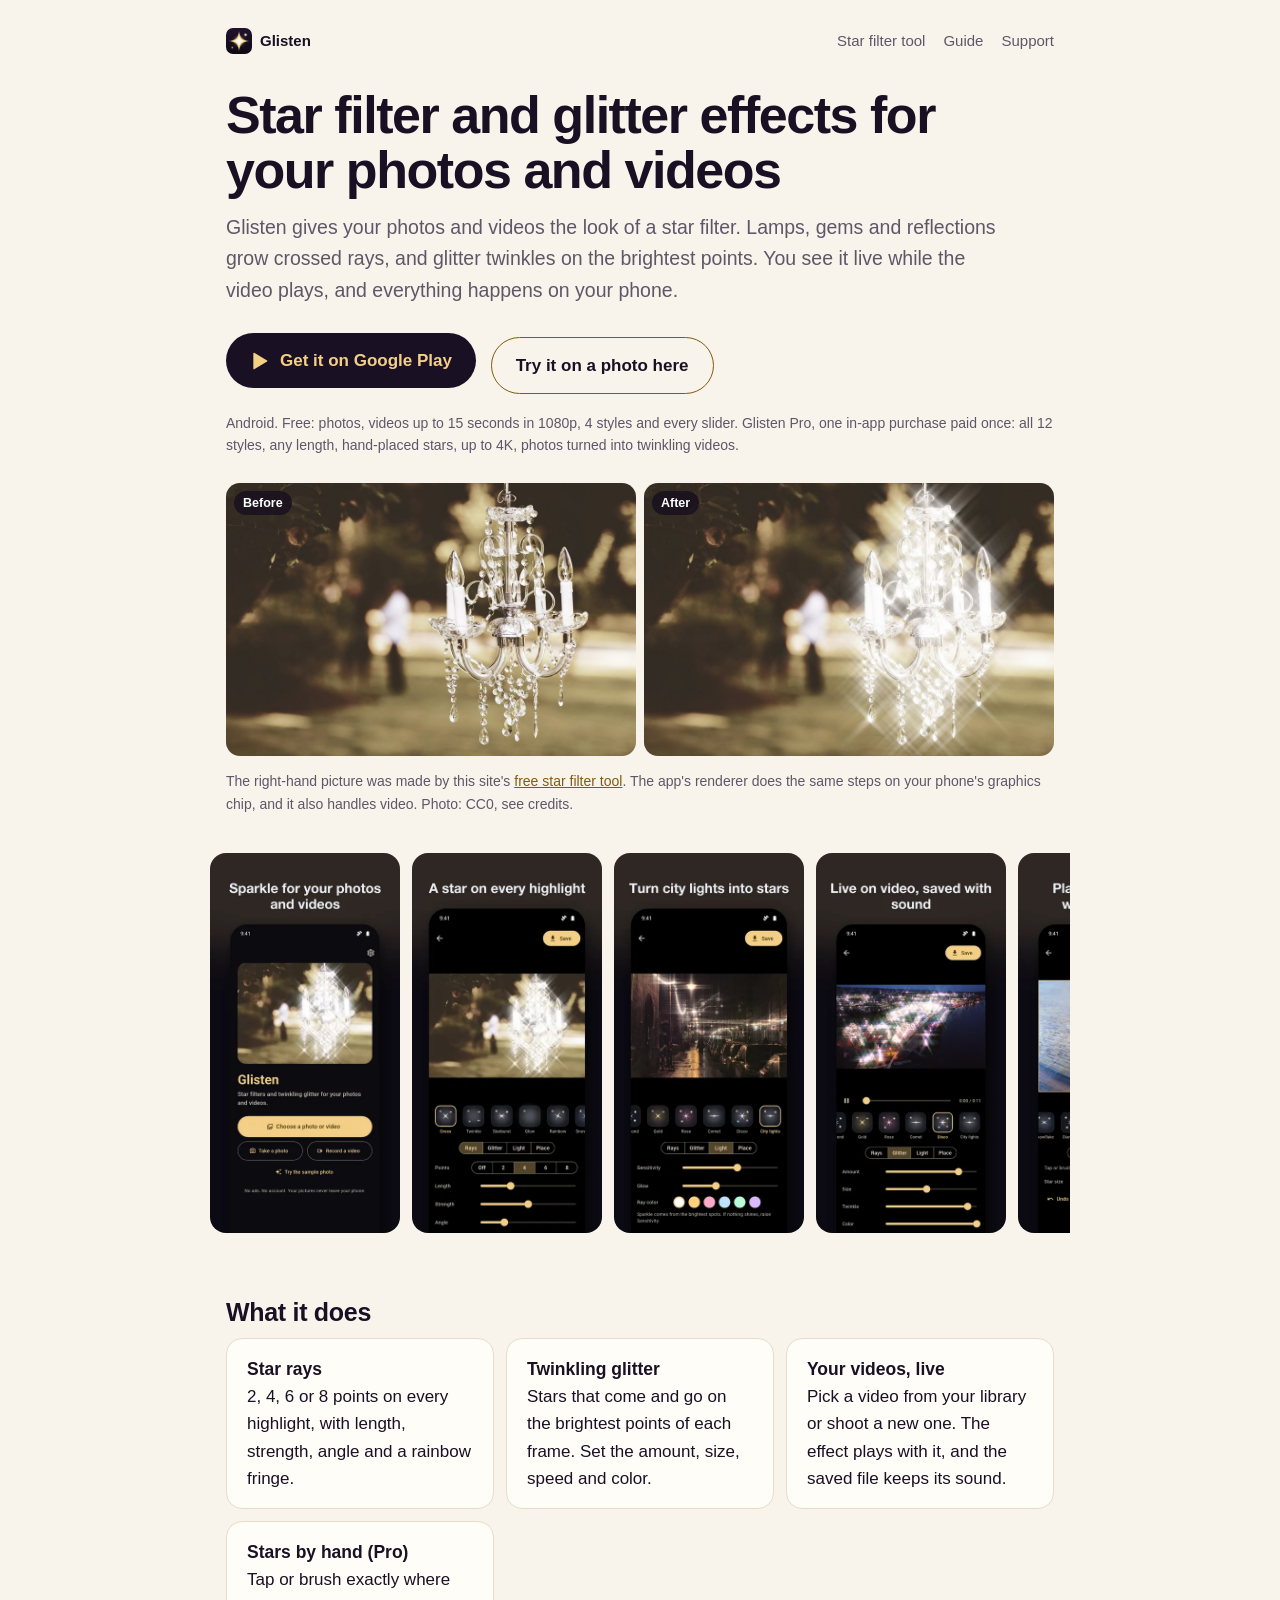
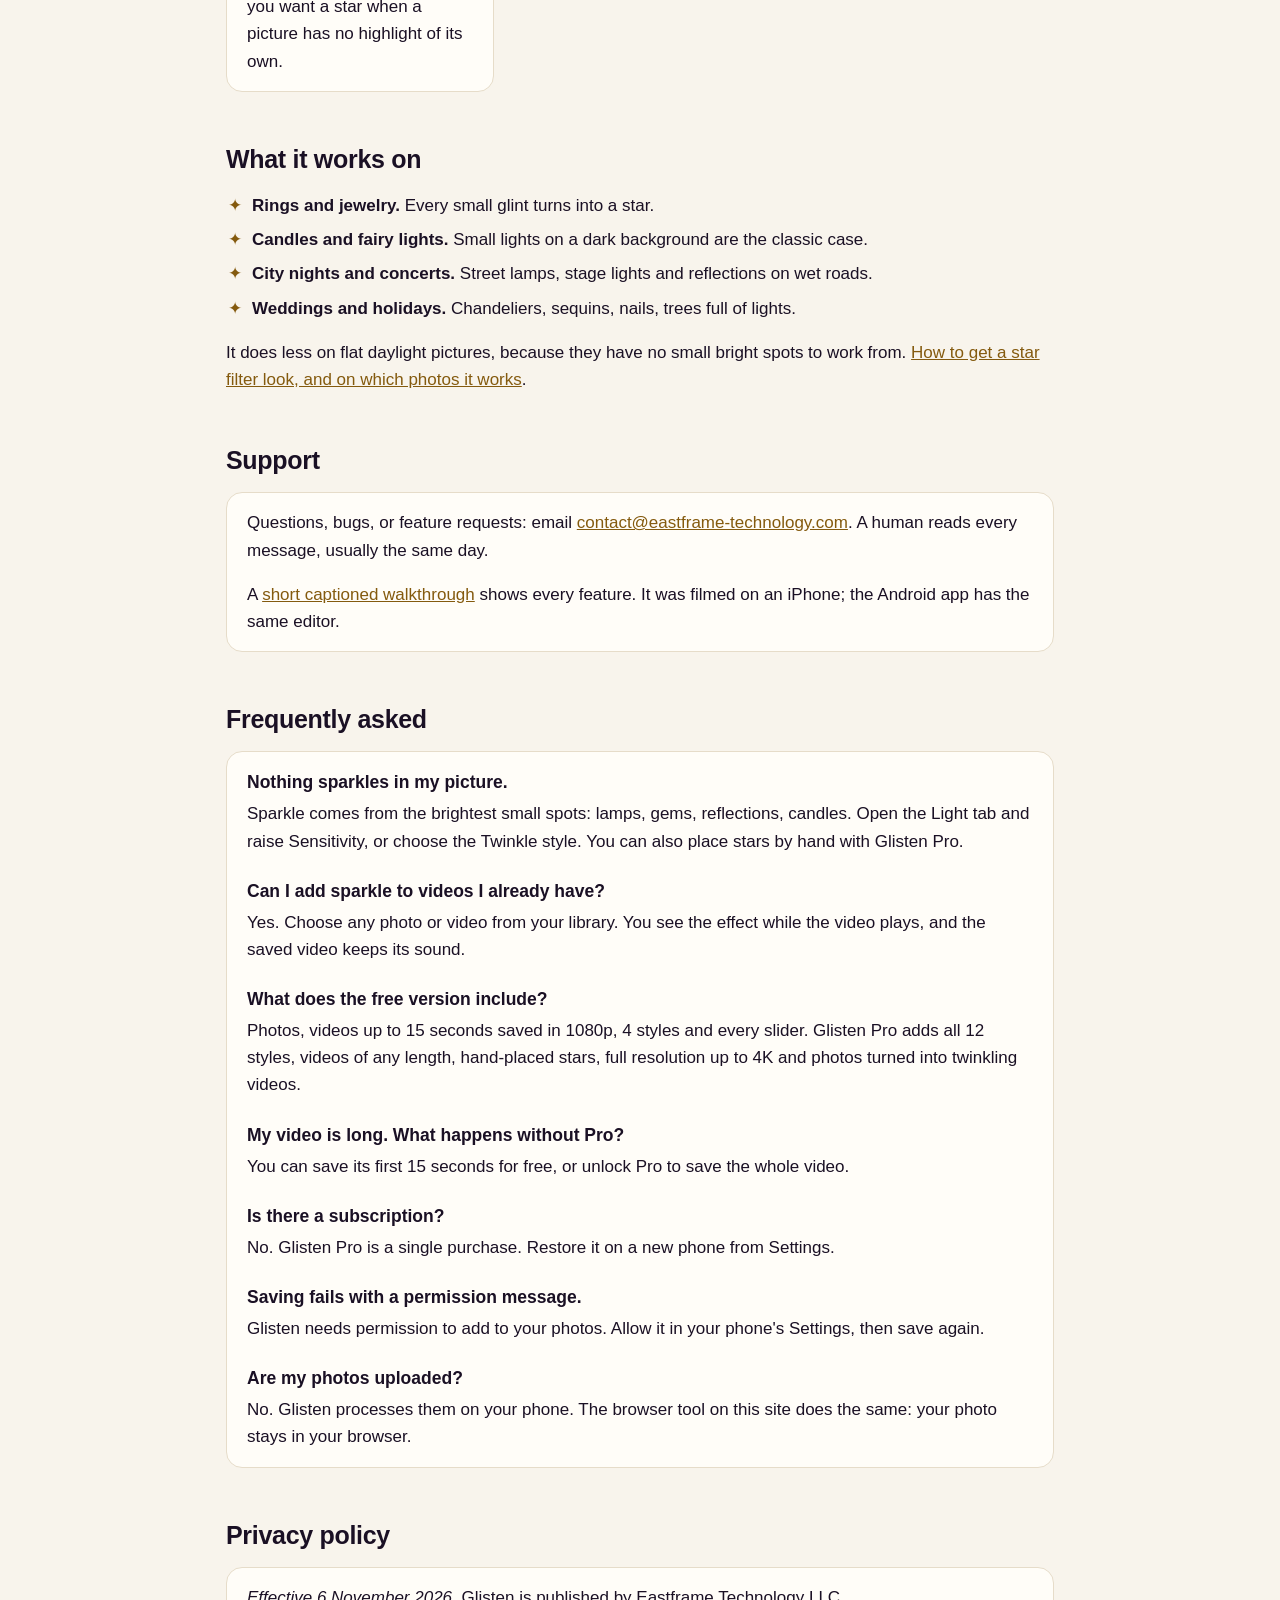
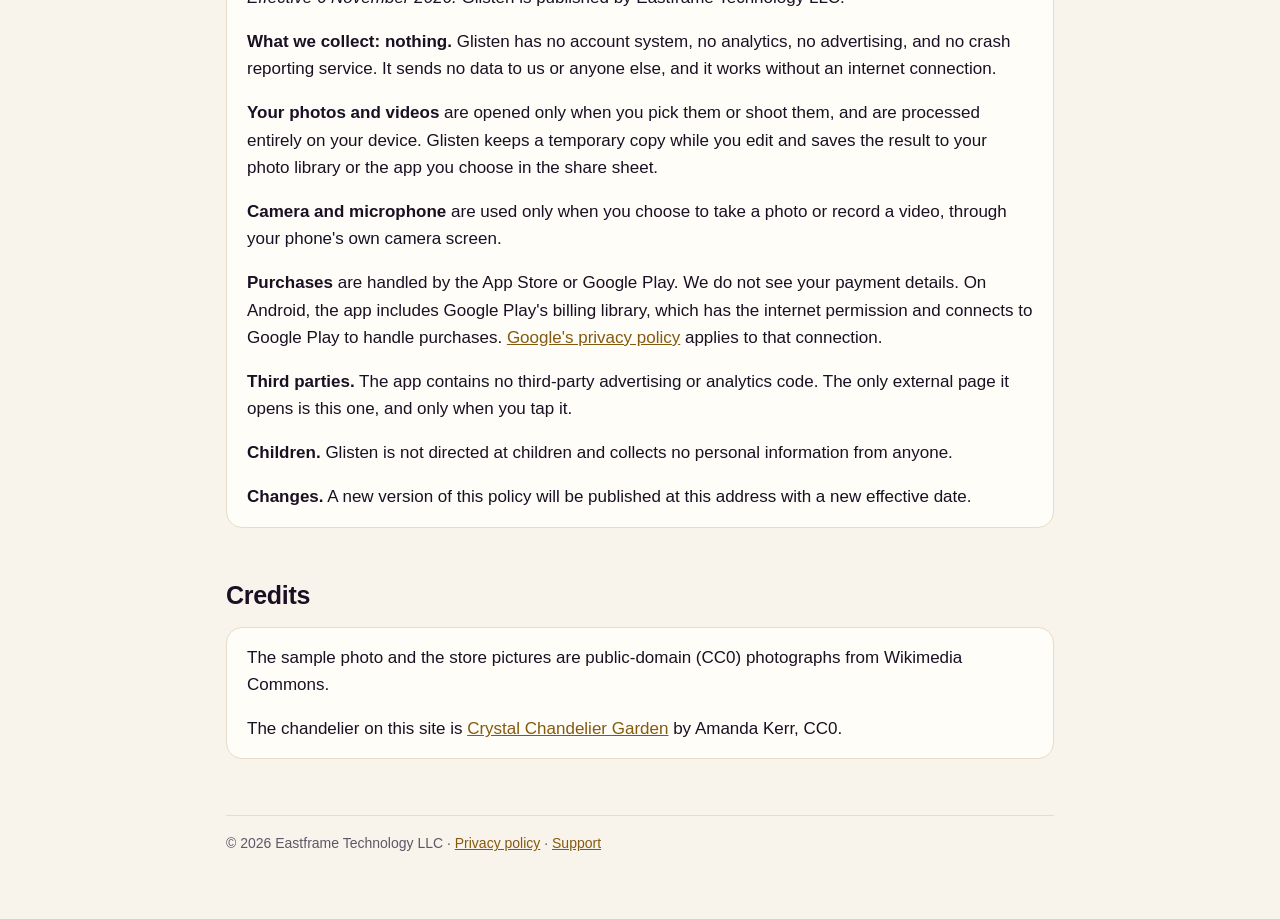
<file: index.html>
<!doctype html>
<html lang="en">
<head>
<meta charset="utf-8">
<meta name="viewport" content="width=device-width, initial-scale=1">
<title>Glisten: star filter and glitter effects for photos and video</title>
<meta name="description" content="Add a star filter, cross filter or twinkling glitter to photos and videos on Android. See it live on video, and save with the sound kept. Free, no ads, nothing uploaded.">
<link rel="canonical" href="https://eastframe-technology.github.io/glisten-support/">
<meta property="og:type" content="website">
<meta property="og:title" content="Glisten: star filter and glitter for photos and video">
<meta property="og:description" content="Add a star filter, cross filter or twinkling glitter to photos and videos on Android. See it live on video, and save with the sound kept. Free, no ads, nothing uploaded.">
<meta property="og:image" content="https://eastframe-technology.github.io/glisten-support/img/og.jpg">
<meta property="og:url" content="https://eastframe-technology.github.io/glisten-support/">
<meta name="twitter:card" content="summary_large_image">
<link rel="icon" href="icon.png">
<link rel="stylesheet" href="style.css">
<script type="application/ld+json">
{"@context":"https://schema.org","@type":"MobileApplication","name":"Glisten: Sparkle Video & Photo","operatingSystem":"Android","applicationCategory":"PhotographyApplication","description":"Star filter and twinkling glitter effects for photos and videos, on the phone. No ads, no subscription, no account.","downloadUrl":"https://play.google.com/store/apps/details?id=com.eastframe.glisten","installUrl":"https://play.google.com/store/apps/details?id=com.eastframe.glisten","image":"https://eastframe-technology.github.io/glisten-support/img/og.jpg","offers":{"@type":"Offer","price":"0","priceCurrency":"USD"},"publisher":{"@type":"Organization","name":"Eastframe Technology LLC"}}
</script>
<script type="application/ld+json">
{"@context":"https://schema.org","@type":"FAQPage","mainEntity":[{"@type":"Question","name":"Nothing sparkles in my picture.","acceptedAnswer":{"@type":"Answer","text":"Sparkle comes from the brightest small spots: lamps, gems, reflections, candles. Open the Light tab and raise Sensitivity, or choose the Twinkle style. You can also place stars by hand with Glisten Pro."}},{"@type":"Question","name":"Can I add sparkle to videos I already have?","acceptedAnswer":{"@type":"Answer","text":"Yes. Choose any photo or video from your library. You see the effect while the video plays, and the saved video keeps its sound."}},{"@type":"Question","name":"What does the free version include?","acceptedAnswer":{"@type":"Answer","text":"Photos, videos up to 15 seconds saved in 1080p, 4 styles and every slider. Glisten Pro adds all 12 styles, videos of any length, hand-placed stars, full resolution up to 4K and photos turned into twinkling videos."}},{"@type":"Question","name":"My video is long. What happens without Pro?","acceptedAnswer":{"@type":"Answer","text":"You can save its first 15 seconds for free, or unlock Pro to save the whole video."}},{"@type":"Question","name":"Is there a subscription?","acceptedAnswer":{"@type":"Answer","text":"No. Glisten Pro is a single purchase. Restore it on a new phone from Settings."}},{"@type":"Question","name":"Saving fails with a permission message.","acceptedAnswer":{"@type":"Answer","text":"Glisten needs permission to add to your photos. Allow it in your phone's Settings, then save again."}},{"@type":"Question","name":"Are my photos uploaded?","acceptedAnswer":{"@type":"Answer","text":"No. Glisten processes them on your phone. The browser tool on this site does the same: your photo stays in your browser."}}]}
</script>
</head>
<body>
<main>
  <nav><a class="home" href="./"><img src="icon.png" alt="" width="24" height="24">Glisten</a><a href="tools/star-filter.html">Star filter tool</a><a href="guides/star-filter-look.html">Guide</a><a href="index.html#support">Support</a></nav>

  <h1>Star filter and glitter effects for your photos and videos</h1>
  <p class="lead">Glisten gives your photos and videos the look of a star filter. Lamps, gems and reflections grow crossed rays, and glitter twinkles on the brightest points. You see it live while the video plays, and everything happens on your phone.</p>
  <a class="cta" href="https://play.google.com/store/apps/details?id=com.eastframe.glisten"><svg viewBox="0 0 24 24" aria-hidden="true"><path fill="currentColor" d="M4 2.8v18.4c0 .6.6.9 1.1.6l15.4-9.2c.5-.3.5-.9 0-1.2L5.1 2.2C4.6 1.9 4 2.2 4 2.8z"/></svg>Get it on Google Play</a>
  <a class="cta ghost" href="tools/star-filter.html">Try it on a photo here</a>
  <p class="note">Android. Free: photos, videos up to 15 seconds in 1080p, 4 styles and every slider. Glisten Pro, one in-app purchase paid once: all 12 styles, any length, hand-placed stars, up to 4K, photos turned into twinkling videos.</p>

  <div class="pair">
    <figure><img src="img/before.jpg" width="900" height="600" alt="A crystal chandelier outdoors, as photographed"><figcaption>Before</figcaption></figure>
    <figure><img src="img/after.jpg" width="900" height="600" alt="The same chandelier with four-point star rays on its highlights"><figcaption>After</figcaption></figure>
  </div>
  <p class="note">The right-hand picture was made by this site's <a href="tools/star-filter.html">free star filter tool</a>. The app's renderer does the same steps on your phone's graphics chip, and it also handles video. Photo: CC0, see credits.</p>

  <div class="shots" aria-label="Screenshots from the Android app">
    <img src="img/shot-1.webp" width="400" height="800" alt="Glisten home screen with a sparkling chandelier photo and buttons to choose a photo or video">
    <img src="img/shot-2.webp" width="400" height="800" alt="Editor with a star on every highlight of a chandelier, and sliders for points, length and strength" loading="lazy">
    <img src="img/shot-3.webp" width="400" height="800" alt="A night street with star rays on its lights and sliders for sensitivity and glow" loading="lazy">
    <img src="img/shot-4.webp" width="400" height="800" alt="A night video of city lights with colored glitter, playing in the editor" loading="lazy">
    <img src="img/shot-5.webp" width="400" height="800" alt="Gold wedding rings with stars placed by hand" loading="lazy">
  </div>

  <h2>What it does</h2>
  <div class="grid">
    <div class="card"><h3>Star rays</h3>2, 4, 6 or 8 points on every highlight, with length, strength, angle and a rainbow fringe.</div>
    <div class="card"><h3>Twinkling glitter</h3>Stars that come and go on the brightest points of each frame. Set the amount, size, speed and color.</div>
    <div class="card"><h3>Your videos, live</h3>Pick a video from your library or shoot a new one. The effect plays with it, and the saved file keeps its sound.</div>
    <div class="card"><h3>Stars by hand (Pro)</h3>Tap or brush exactly where you want a star when a picture has no highlight of its own.</div>
  </div>

  <h2>What it works on</h2>
  <ul class="stars">
    <li><strong>Rings and jewelry.</strong> Every small glint turns into a star.</li>
    <li><strong>Candles and fairy lights.</strong> Small lights on a dark background are the classic case.</li>
    <li><strong>City nights and concerts.</strong> Street lamps, stage lights and reflections on wet roads.</li>
    <li><strong>Weddings and holidays.</strong> Chandeliers, sequins, nails, trees full of lights.</li>
  </ul>
  <p>It does less on flat daylight pictures, because they have no small bright spots to work from. <a href="guides/star-filter-look.html">How to get a star filter look, and on which photos it works</a>.</p>

  <h2 id="support">Support</h2>
  <div class="card">
    <p>Questions, bugs, or feature requests: email <a href="mailto:contact@eastframe-technology.com">contact@eastframe-technology.com</a>. A human reads every message, usually the same day.</p>
    <p>A <a href="glisten-ios-demo.mp4">short captioned walkthrough</a> shows every feature. It was filmed on an iPhone; the Android app has the same editor.</p>
  </div>

  <h2>Frequently asked</h2>
  <div class="card faq">
    <h3>Nothing sparkles in my picture.</h3>
    <p>Sparkle comes from the brightest small spots: lamps, gems, reflections, candles. Open the Light tab and raise Sensitivity, or choose the Twinkle style. You can also place stars by hand with Glisten Pro.</p>
    <h3>Can I add sparkle to videos I already have?</h3>
    <p>Yes. Choose any photo or video from your library. You see the effect while the video plays, and the saved video keeps its sound.</p>
    <h3>What does the free version include?</h3>
    <p>Photos, videos up to 15 seconds saved in 1080p, 4 styles and every slider. Glisten Pro adds all 12 styles, videos of any length, hand-placed stars, full resolution up to 4K and photos turned into twinkling videos.</p>
    <h3>My video is long. What happens without Pro?</h3>
    <p>You can save its first 15 seconds for free, or unlock Pro to save the whole video.</p>
    <h3>Is there a subscription?</h3>
    <p>No. Glisten Pro is a single purchase. Restore it on a new phone from Settings.</p>
    <h3>Saving fails with a permission message.</h3>
    <p>Glisten needs permission to add to your photos. Allow it in your phone's Settings, then save again.</p>
    <h3>Are my photos uploaded?</h3>
    <p>No. Glisten processes them on your phone. The browser tool on this site does the same: your photo stays in your browser.</p>
  </div>

  <h2 id="privacy">Privacy policy</h2>
  <div class="card">
    <p><em>Effective 6 November 2026.</em> Glisten is published by Eastframe Technology LLC.</p>
    <p><strong>What we collect: nothing.</strong> Glisten has no account system, no analytics, no advertising, and no crash reporting service. It sends no data to us or anyone else, and it works without an internet connection.</p>
    <p><strong>Your photos and videos</strong> are opened only when you pick them or shoot them, and are processed entirely on your device. Glisten keeps a temporary copy while you edit and saves the result to your photo library or the app you choose in the share sheet.</p>
    <p><strong>Camera and microphone</strong> are used only when you choose to take a photo or record a video, through your phone's own camera screen.</p>
    <p><strong>Purchases</strong> are handled by the App Store or Google Play. We do not see your payment details. On Android, the app includes Google Play's billing library, which has the internet permission and connects to Google Play to handle purchases. <a href="https://policies.google.com/privacy">Google's privacy policy</a> applies to that connection.</p>
    <p><strong>Third parties.</strong> The app contains no third-party advertising or analytics code. The only external page it opens is this one, and only when you tap it.</p>
    <p><strong>Children.</strong> Glisten is not directed at children and collects no personal information from anyone.</p>
    <p><strong>Changes.</strong> A new version of this policy will be published at this address with a new effective date.</p>
  </div>

  <h2>Credits</h2>
  <div class="card">
    <p>The sample photo and the store pictures are public-domain (CC0) photographs from Wikimedia Commons.</p>
    <p>The chandelier on this site is <a href="https://commons.wikimedia.org/wiki/File:Crystal_Chandelier_Garden_(Unsplash).jpg">Crystal Chandelier Garden</a> by Amanda Kerr, CC0.</p>
  </div>

  <footer>© 2026 Eastframe Technology LLC · <a href="privacy.html">Privacy policy</a> · <a href="#support">Support</a></footer>
</main>
</body>
</html>
</file>
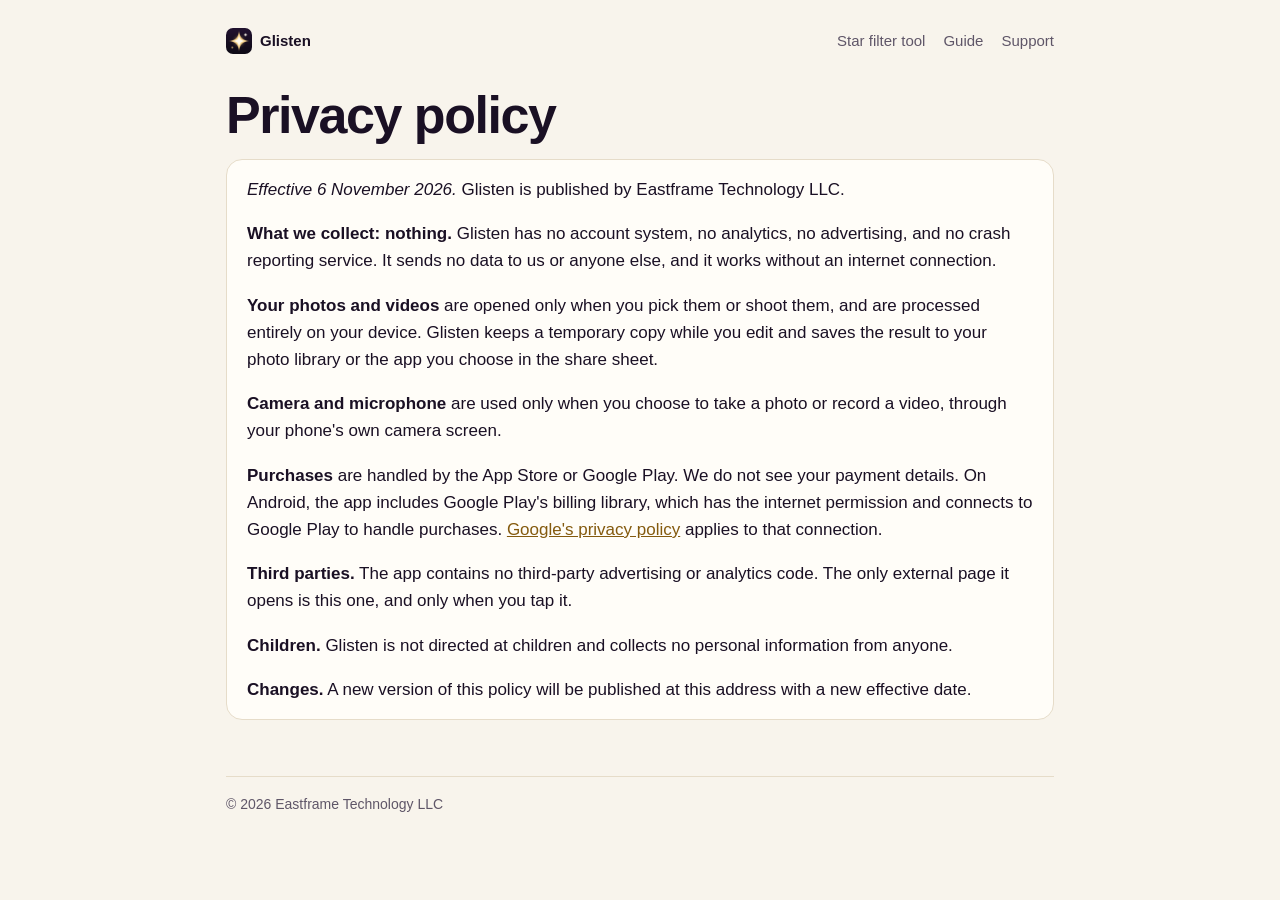
<file: privacy.html>
<!doctype html>
<html lang="en">
<head>
<meta charset="utf-8">
<meta name="viewport" content="width=device-width, initial-scale=1">
<title>Glisten privacy policy</title>
<meta name="description" content="Privacy policy for Glisten, star filters and twinkling glitter for photos and videos. The app collects nothing.">
<link rel="canonical" href="https://eastframe-technology.github.io/glisten-support/privacy.html">
<meta property="og:type" content="website">
<meta property="og:title" content="Glisten privacy policy">
<meta property="og:description" content="Privacy policy for Glisten, star filters and twinkling glitter for photos and videos. The app collects nothing.">
<meta property="og:image" content="https://eastframe-technology.github.io/glisten-support/img/og.jpg">
<meta property="og:url" content="https://eastframe-technology.github.io/glisten-support/privacy.html">
<meta name="twitter:card" content="summary_large_image">
<link rel="icon" href="icon.png">
<link rel="stylesheet" href="style.css">
</head>
<body>
<main>
  <nav><a class="home" href="./"><img src="icon.png" alt="" width="24" height="24">Glisten</a><a href="tools/star-filter.html">Star filter tool</a><a href="guides/star-filter-look.html">Guide</a><a href="index.html#support">Support</a></nav>
  <h1 id="privacy">Privacy policy</h1>
  <div class="card">
    <p><em>Effective 6 November 2026.</em> Glisten is published by Eastframe Technology LLC.</p>
    <p><strong>What we collect: nothing.</strong> Glisten has no account system, no analytics, no advertising, and no crash reporting service. It sends no data to us or anyone else, and it works without an internet connection.</p>
    <p><strong>Your photos and videos</strong> are opened only when you pick them or shoot them, and are processed entirely on your device. Glisten keeps a temporary copy while you edit and saves the result to your photo library or the app you choose in the share sheet.</p>
    <p><strong>Camera and microphone</strong> are used only when you choose to take a photo or record a video, through your phone's own camera screen.</p>
    <p><strong>Purchases</strong> are handled by the App Store or Google Play. We do not see your payment details. On Android, the app includes Google Play's billing library, which has the internet permission and connects to Google Play to handle purchases. <a href="https://policies.google.com/privacy">Google's privacy policy</a> applies to that connection.</p>
    <p><strong>Third parties.</strong> The app contains no third-party advertising or analytics code. The only external page it opens is this one, and only when you tap it.</p>
    <p><strong>Children.</strong> Glisten is not directed at children and collects no personal information from anyone.</p>
    <p><strong>Changes.</strong> A new version of this policy will be published at this address with a new effective date.</p>
  </div>

  <footer>© 2026 Eastframe Technology LLC</footer>
</main>
</body>
</html>
</file>
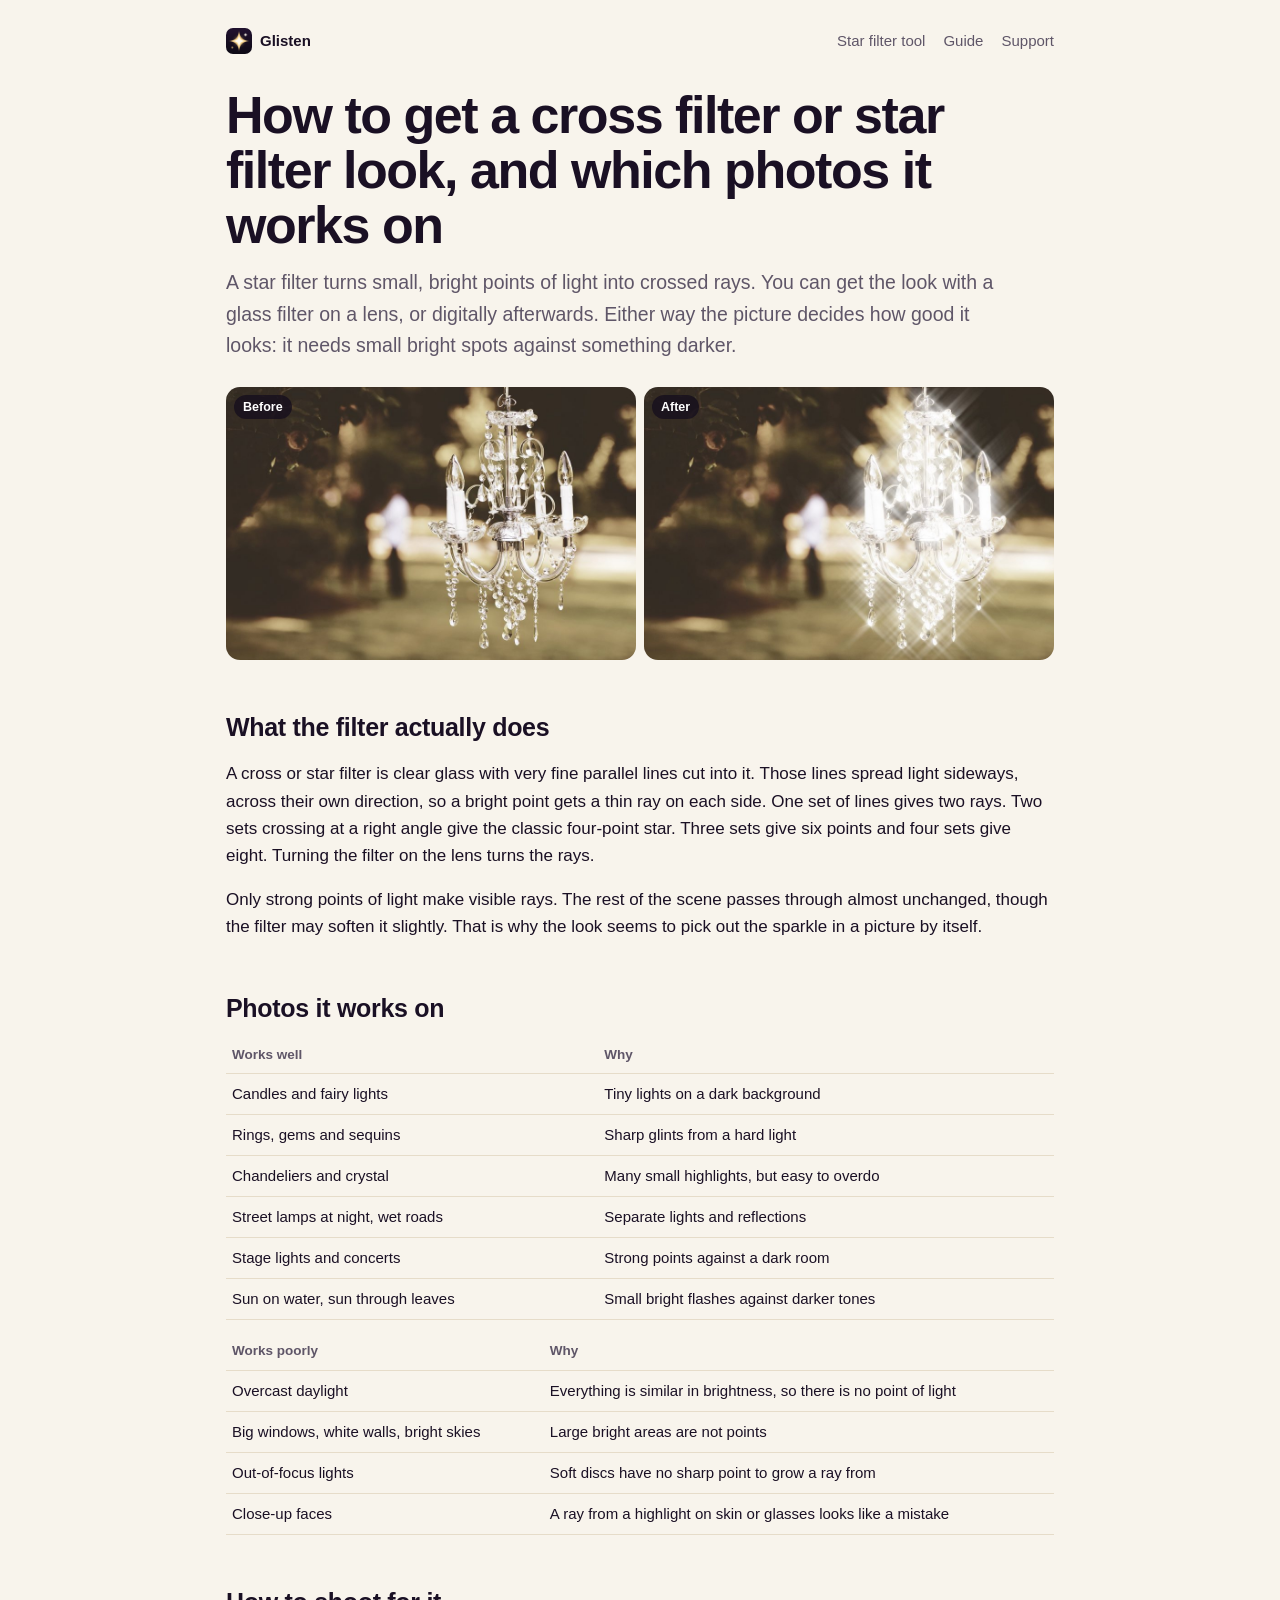
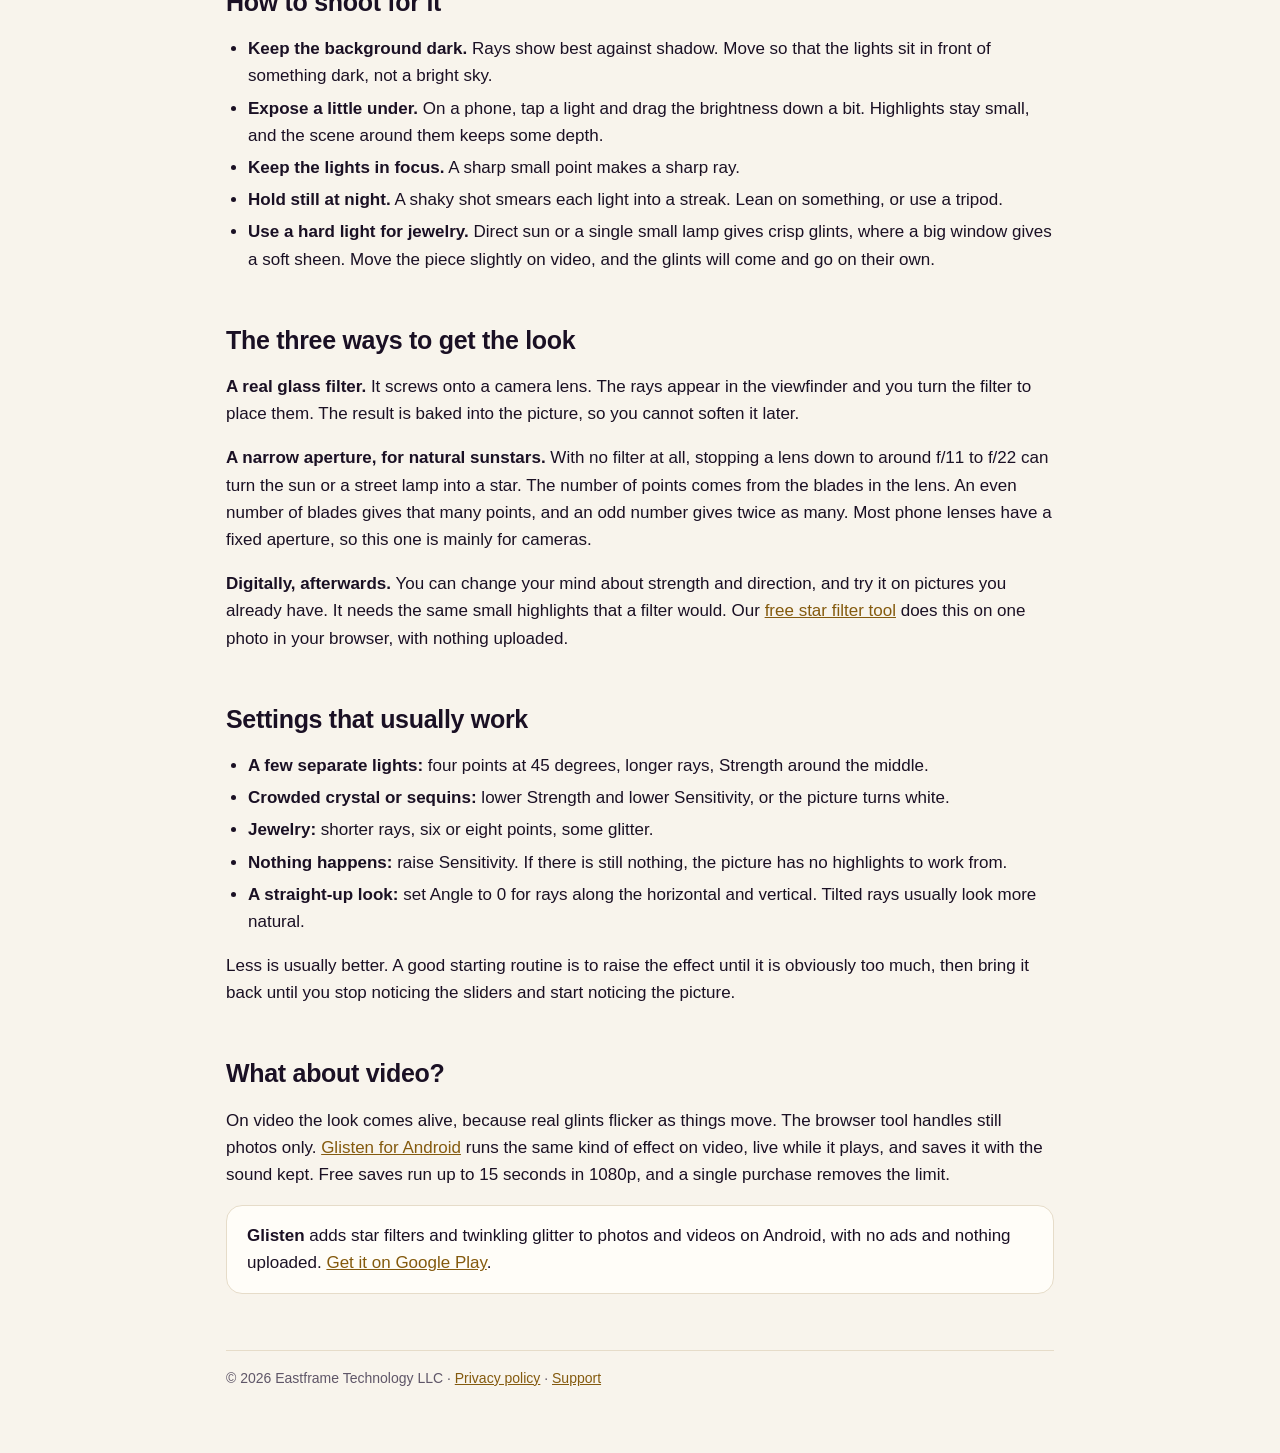
<file: guides/star-filter-look.html>
<!doctype html>
<html lang="en">
<head>
<meta charset="utf-8">
<meta name="viewport" content="width=device-width, initial-scale=1">
<title>How to get a star filter or cross filter look, and on which photos</title>
<meta name="description" content="What a star or cross filter does, which photos it works on, how to shoot for it, and how to get the look digitally without buying a filter.">
<link rel="canonical" href="https://eastframe-technology.github.io/glisten-support/guides/star-filter-look.html">
<meta property="og:type" content="article">
<meta property="og:title" content="How to get a cross filter or star filter look, and which photos it works on">
<meta property="og:description" content="What a star or cross filter does, which photos it works on, how to shoot for it, and how to get the look digitally without buying a filter.">
<meta property="og:image" content="https://eastframe-technology.github.io/glisten-support/img/og.jpg">
<meta property="og:url" content="https://eastframe-technology.github.io/glisten-support/guides/star-filter-look.html">
<meta name="twitter:card" content="summary_large_image">
<link rel="icon" href="../icon.png">
<link rel="stylesheet" href="../style.css">
<script type="application/ld+json">
{"@context":"https://schema.org","@type":"Article","headline":"How to get a cross filter or star filter look, and which photos it works on","description":"What a star or cross filter does, which photos it works on, how to shoot for it, and how to get the look digitally without buying a filter.","datePublished":"2026-11-06","author":{"@type":"Organization","name":"Eastframe Technology LLC"},"publisher":{"@type":"Organization","name":"Eastframe Technology LLC"},"image":"https://eastframe-technology.github.io/glisten-support/img/og.jpg","mainEntityOfPage":"https://eastframe-technology.github.io/glisten-support/guides/star-filter-look.html"}
</script>
</head>
<body>
<main>
  <nav><a class="home" href="../"><img src="../icon.png" alt="" width="24" height="24">Glisten</a><a href="../tools/star-filter.html">Star filter tool</a><a href="../guides/star-filter-look.html">Guide</a><a href="../index.html#support">Support</a></nav>
  <article>
  <h1>How to get a cross filter or star filter look, and which photos it works on</h1>
  <p class="lead">A star filter turns small, bright points of light into crossed rays. You can get the look with a glass filter on a lens, or digitally afterwards. Either way the picture decides how good it looks: it needs small bright spots against something darker.</p>
  <div class="pair">
    <figure><img src="../img/before.jpg" width="900" height="600" alt="A crystal chandelier outdoors, as photographed"><figcaption>Before</figcaption></figure>
    <figure><img src="../img/after.jpg" width="900" height="600" alt="The same chandelier with four-point star rays on its highlights"><figcaption>After</figcaption></figure>
  </div>

  <h2>What the filter actually does</h2>
  <p>A cross or star filter is clear glass with very fine parallel lines cut into it. Those lines spread light sideways, across their own direction, so a bright point gets a thin ray on each side. One set of lines gives two rays. Two sets crossing at a right angle give the classic four-point star. Three sets give six points and four sets give eight. Turning the filter on the lens turns the rays.</p>
  <p>Only strong points of light make visible rays. The rest of the scene passes through almost unchanged, though the filter may soften it slightly. That is why the look seems to pick out the sparkle in a picture by itself.</p>

  <h2>Photos it works on</h2>
  <table>
    <tr><th>Works well</th><th>Why</th></tr>
    <tr><td>Candles and fairy lights</td><td>Tiny lights on a dark background</td></tr>
    <tr><td>Rings, gems and sequins</td><td>Sharp glints from a hard light</td></tr>
    <tr><td>Chandeliers and crystal</td><td>Many small highlights, but easy to overdo</td></tr>
    <tr><td>Street lamps at night, wet roads</td><td>Separate lights and reflections</td></tr>
    <tr><td>Stage lights and concerts</td><td>Strong points against a dark room</td></tr>
    <tr><td>Sun on water, sun through leaves</td><td>Small bright flashes against darker tones</td></tr>
  </table>
  <table>
    <tr><th>Works poorly</th><th>Why</th></tr>
    <tr><td>Overcast daylight</td><td>Everything is similar in brightness, so there is no point of light</td></tr>
    <tr><td>Big windows, white walls, bright skies</td><td>Large bright areas are not points</td></tr>
    <tr><td>Out-of-focus lights</td><td>Soft discs have no sharp point to grow a ray from</td></tr>
    <tr><td>Close-up faces</td><td>A ray from a highlight on skin or glasses looks like a mistake</td></tr>
  </table>

  <h2>How to shoot for it</h2>
  <ul>
    <li><strong>Keep the background dark.</strong> Rays show best against shadow. Move so that the lights sit in front of something dark, not a bright sky.</li>
    <li><strong>Expose a little under.</strong> On a phone, tap a light and drag the brightness down a bit. Highlights stay small, and the scene around them keeps some depth.</li>
    <li><strong>Keep the lights in focus.</strong> A sharp small point makes a sharp ray.</li>
    <li><strong>Hold still at night.</strong> A shaky shot smears each light into a streak. Lean on something, or use a tripod.</li>
    <li><strong>Use a hard light for jewelry.</strong> Direct sun or a single small lamp gives crisp glints, where a big window gives a soft sheen. Move the piece slightly on video, and the glints will come and go on their own.</li>
  </ul>

  <h2>The three ways to get the look</h2>
  <p><strong>A real glass filter.</strong> It screws onto a camera lens. The rays appear in the viewfinder and you turn the filter to place them. The result is baked into the picture, so you cannot soften it later.</p>
  <p><strong>A narrow aperture, for natural sunstars.</strong> With no filter at all, stopping a lens down to around f/11 to f/22 can turn the sun or a street lamp into a star. The number of points comes from the blades in the lens. An even number of blades gives that many points, and an odd number gives twice as many. Most phone lenses have a fixed aperture, so this one is mainly for cameras.</p>
  <p><strong>Digitally, afterwards.</strong> You can change your mind about strength and direction, and try it on pictures you already have. It needs the same small highlights that a filter would. Our <a href="../tools/star-filter.html">free star filter tool</a> does this on one photo in your browser, with nothing uploaded.</p>

  <h2>Settings that usually work</h2>
  <ul>
    <li><strong>A few separate lights:</strong> four points at 45 degrees, longer rays, Strength around the middle.</li>
    <li><strong>Crowded crystal or sequins:</strong> lower Strength and lower Sensitivity, or the picture turns white.</li>
    <li><strong>Jewelry:</strong> shorter rays, six or eight points, some glitter.</li>
    <li><strong>Nothing happens:</strong> raise Sensitivity. If there is still nothing, the picture has no highlights to work from.</li>
    <li><strong>A straight-up look:</strong> set Angle to 0 for rays along the horizontal and vertical. Tilted rays usually look more natural.</li>
  </ul>
  <p>Less is usually better. A good starting routine is to raise the effect until it is obviously too much, then bring it back until you stop noticing the sliders and start noticing the picture.</p>

  <h2>What about video?</h2>
  <p>On video the look comes alive, because real glints flicker as things move. The browser tool handles still photos only. <a href="https://play.google.com/store/apps/details?id=com.eastframe.glisten">Glisten for Android</a> runs the same kind of effect on video, live while it plays, and saves it with the sound kept. Free saves run up to 15 seconds in 1080p, and a single purchase removes the limit.</p>

  <div class="card"><strong>Glisten</strong> adds star filters and twinkling glitter to photos and videos on Android, with no ads and nothing uploaded. <a href="https://play.google.com/store/apps/details?id=com.eastframe.glisten">Get it on Google Play</a>.</div>
  </article>
  <footer>© 2026 Eastframe Technology LLC · <a href="../privacy.html">Privacy policy</a> · <a href="../#support">Support</a></footer>
</main>
</body>
</html>
</file>
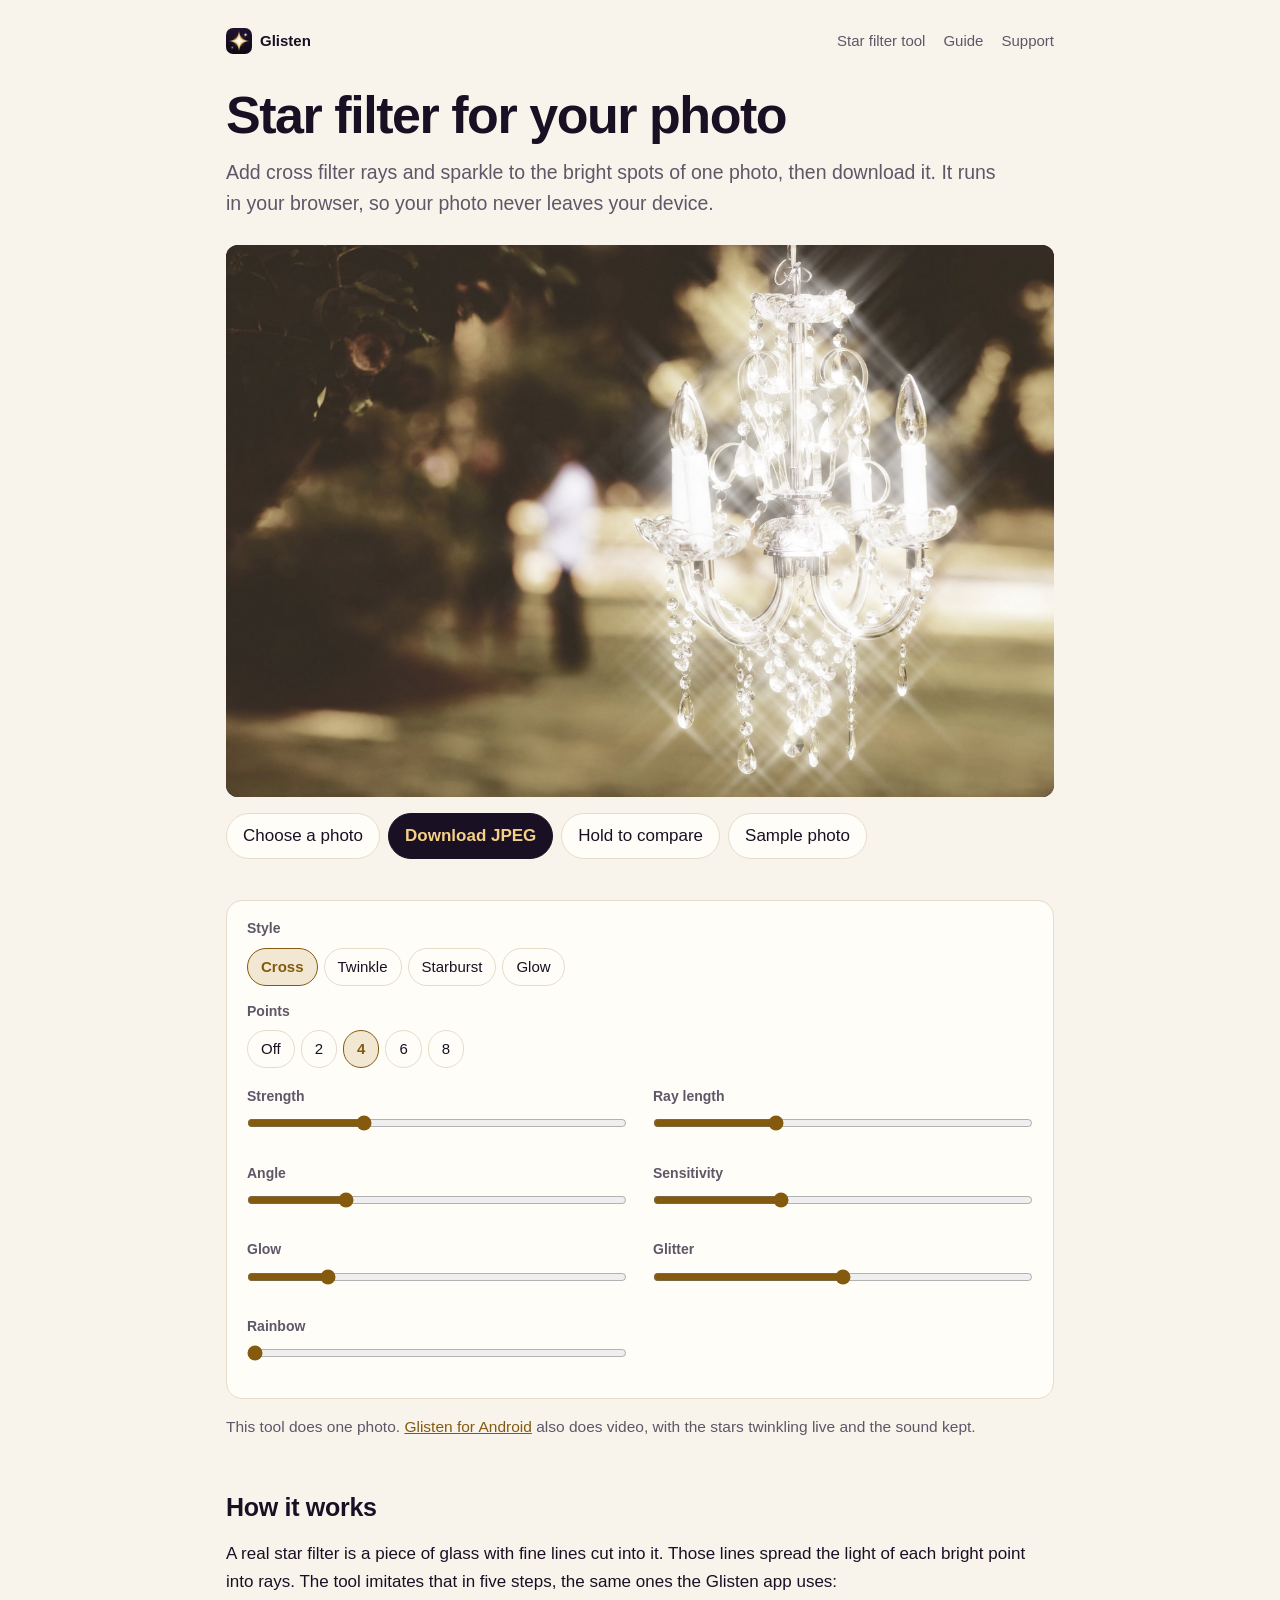
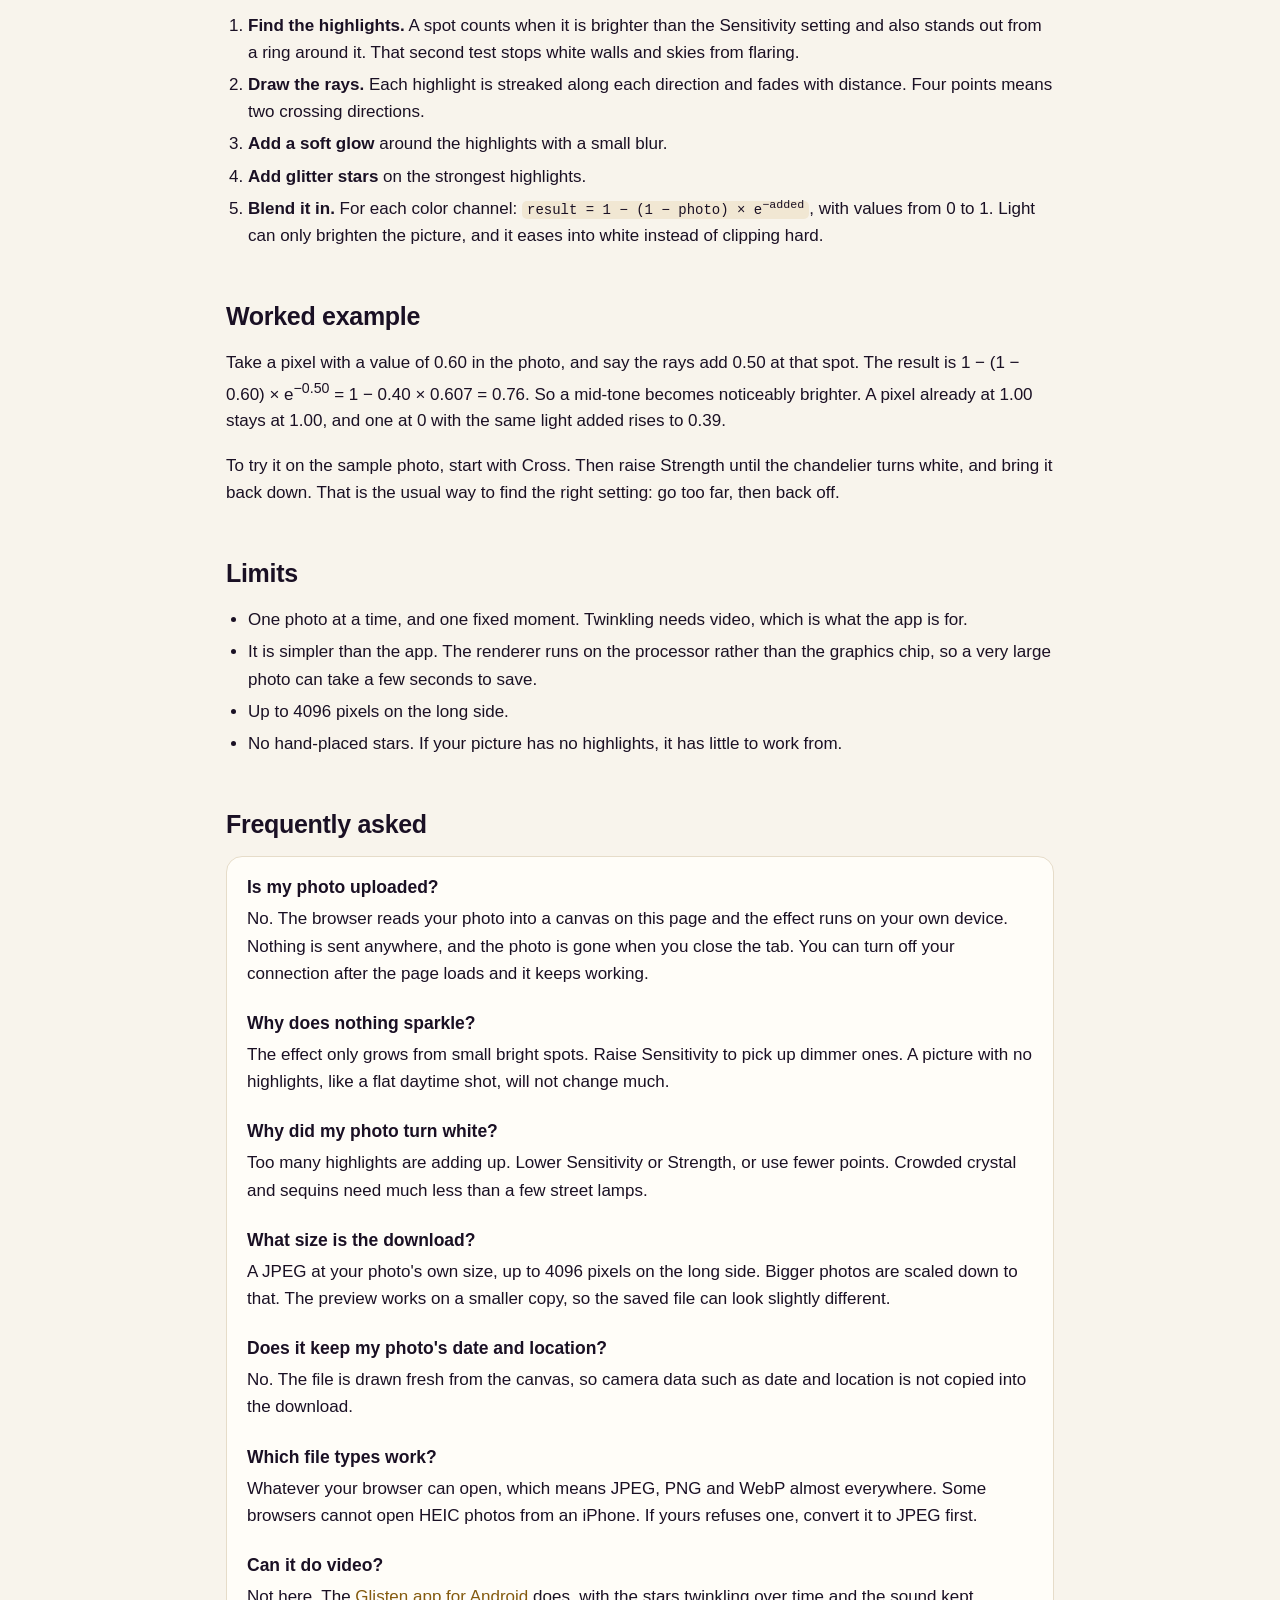
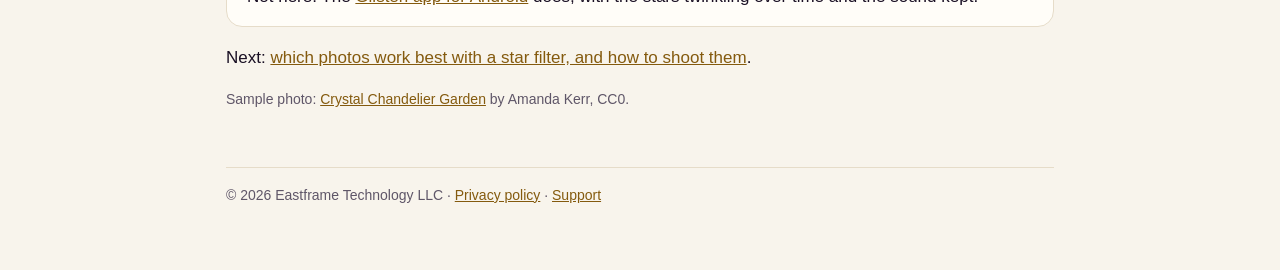
<file: tools/star-filter.html>
<!doctype html>
<html lang="en">
<head>
<meta charset="utf-8">
<meta name="viewport" content="width=device-width, initial-scale=1">
<title>Free star filter online: add cross filter sparkle to a photo</title>
<meta name="description" content="Free browser tool: add a star filter or cross filter sparkle to one photo, with controls for strength and length, then download it. Your photo stays on your device.">
<link rel="canonical" href="https://eastframe-technology.github.io/glisten-support/tools/star-filter.html">
<meta property="og:type" content="website">
<meta property="og:title" content="Free star filter for photos">
<meta property="og:description" content="Free browser tool: add a star filter or cross filter sparkle to one photo, with controls for strength and length, then download it. Your photo stays on your device.">
<meta property="og:image" content="https://eastframe-technology.github.io/glisten-support/img/og.jpg">
<meta property="og:url" content="https://eastframe-technology.github.io/glisten-support/tools/star-filter.html">
<meta name="twitter:card" content="summary_large_image">
<link rel="icon" href="../icon.png">
<link rel="stylesheet" href="../style.css">
<script type="application/ld+json">
{"@context":"https://schema.org","@type":"FAQPage","mainEntity":[{"@type":"Question","name":"Is my photo uploaded?","acceptedAnswer":{"@type":"Answer","text":"No. The browser reads your photo into a canvas on this page and the effect runs on your own device. Nothing is sent anywhere, and the photo is gone when you close the tab. You can turn off your connection after the page loads and it keeps working."}},{"@type":"Question","name":"Why does nothing sparkle?","acceptedAnswer":{"@type":"Answer","text":"The effect only grows from small bright spots. Raise Sensitivity to pick up dimmer ones. A picture with no highlights, like a flat daytime shot, will not change much."}},{"@type":"Question","name":"Why did my photo turn white?","acceptedAnswer":{"@type":"Answer","text":"Too many highlights are adding up. Lower Sensitivity or Strength, or use fewer points. Crowded crystal and sequins need much less than a few street lamps."}},{"@type":"Question","name":"What size is the download?","acceptedAnswer":{"@type":"Answer","text":"A JPEG at your photo's own size, up to 4096 pixels on the long side. Bigger photos are scaled down to that. The preview works on a smaller copy, so the saved file can look slightly different."}},{"@type":"Question","name":"Does it keep my photo's date and location?","acceptedAnswer":{"@type":"Answer","text":"No. The file is drawn fresh from the canvas, so camera data such as date and location is not copied into the download."}},{"@type":"Question","name":"Which file types work?","acceptedAnswer":{"@type":"Answer","text":"Whatever your browser can open, which means JPEG, PNG and WebP almost everywhere. Some browsers cannot open HEIC photos from an iPhone. If yours refuses one, convert it to JPEG first."}},{"@type":"Question","name":"Can it do video?","acceptedAnswer":{"@type":"Answer","text":"Not here. The Glisten app for Android does, with the stars twinkling over time and the sound kept."}}]}
</script>
</head>
<body>
<main>
  <nav><a class="home" href="../"><img src="../icon.png" alt="" width="24" height="24">Glisten</a><a href="../tools/star-filter.html">Star filter tool</a><a href="../guides/star-filter-look.html">Guide</a><a href="../index.html#support">Support</a></nav>

  <h1>Star filter for your photo</h1>
  <p class="lead">Add cross filter rays and sparkle to the bright spots of one photo, then download it. It runs in your browser, so your photo never leaves your device.</p>

  <section aria-label="Star filter tool">
  <div class="stage" id="stage"><canvas id="view" width="1280" height="853" role="img" aria-label="Preview of the photo with the effect"></canvas></div>
  <div class="actions">
    <label class="btn" for="file">Choose a photo</label><input class="vh" type="file" id="file" accept="image/*">
    <button type="button" class="btn go" id="download" disabled>Download JPEG</button>
    <button type="button" class="btn" id="compare" disabled>Hold to compare</button>
    <button type="button" class="btn" id="sample">Sample photo</button>
  </div>
  <p id="status" aria-live="polite"></p>
  <p id="hint" hidden>No small bright spots found. Raise Sensitivity, or try a photo with lamps, gems or reflections.</p>
  <noscript><p id="hint2">This tool needs JavaScript, because it runs entirely in your browser.</p></noscript>

  <div class="card">
    <div class="lab" style="margin-top:0">Style</div>
    <div class="seg" id="styles">
      <button type="button" data-s="cross" aria-pressed="true">Cross</button>
      <button type="button" data-s="twinkle" aria-pressed="false">Twinkle</button>
      <button type="button" data-s="starburst" aria-pressed="false">Starburst</button>
      <button type="button" data-s="glow" aria-pressed="false">Glow</button>
    </div>
    <div class="lab">Points</div>
    <div class="seg" id="points">
      <button type="button" data-n="0">Off</button>
      <button type="button" data-n="2">2</button>
      <button type="button" data-n="4">4</button>
      <button type="button" data-n="6">6</button>
      <button type="button" data-n="8">8</button>
    </div>
    <div class="controls">
      <label class="ctrl"><span>Strength</span><input type="range" data-p="rayStrength" min="0" max="2" step="0.01"></label>
      <label class="ctrl"><span>Ray length</span><input type="range" data-p="length" min="0.05" max="1" step="0.01"></label>
      <label class="ctrl"><span>Angle</span><input type="range" data-p="angle" min="0" max="180" step="1"></label>
      <label class="ctrl"><span>Sensitivity</span><input type="range" data-p="sensitivity" min="0" max="1" step="0.01"></label>
      <label class="ctrl"><span>Glow</span><input type="range" data-p="glow" min="0" max="1" step="0.01"></label>
      <label class="ctrl"><span>Glitter</span><input type="range" data-p="glitter" min="0" max="1" step="0.01"></label>
      <label class="ctrl"><span>Rainbow</span><input type="range" data-p="rainbow" min="0" max="1" step="0.01"></label>
    </div>
  </div>
  </section>
  <p class="after">This tool does one photo. <a href="https://play.google.com/store/apps/details?id=com.eastframe.glisten">Glisten for Android</a> also does video, with the stars twinkling live and the sound kept.</p>

  <h2>How it works</h2>
  <p>A real star filter is a piece of glass with fine lines cut into it. Those lines spread the light of each bright point into rays. The tool imitates that in five steps, the same ones the Glisten app uses:</p>
  <ol>
    <li><strong>Find the highlights.</strong> A spot counts when it is brighter than the Sensitivity setting and also stands out from a ring around it. That second test stops white walls and skies from flaring.</li>
    <li><strong>Draw the rays.</strong> Each highlight is streaked along each direction and fades with distance. Four points means two crossing directions.</li>
    <li><strong>Add a soft glow</strong> around the highlights with a small blur.</li>
    <li><strong>Add glitter stars</strong> on the strongest highlights.</li>
    <li><strong>Blend it in.</strong> For each color channel: <code>result = 1 − (1 − photo) × e<sup>−added</sup></code>, with values from 0 to 1. Light can only brighten the picture, and it eases into white instead of clipping hard.</li>
  </ol>

  <h2>Worked example</h2>
  <p>Take a pixel with a value of 0.60 in the photo, and say the rays add 0.50 at that spot. The result is 1 − (1 − 0.60) × e<sup>−0.50</sup> = 1 − 0.40 × 0.607 = 0.76. So a mid-tone becomes noticeably brighter. A pixel already at 1.00 stays at 1.00, and one at 0 with the same light added rises to 0.39.</p>
  <p>To try it on the sample photo, start with Cross. Then raise Strength until the chandelier turns white, and bring it back down. That is the usual way to find the right setting: go too far, then back off.</p>

  <h2>Limits</h2>
  <ul>
    <li>One photo at a time, and one fixed moment. Twinkling needs video, which is what the app is for.</li>
    <li>It is simpler than the app. The renderer runs on the processor rather than the graphics chip, so a very large photo can take a few seconds to save.</li>
    <li>Up to 4096 pixels on the long side.</li>
    <li>No hand-placed stars. If your picture has no highlights, it has little to work from.</li>
  </ul>

  <h2>Frequently asked</h2>
  <div class="card faq">
    <h3>Is my photo uploaded?</h3>
    <p>No. The browser reads your photo into a canvas on this page and the effect runs on your own device. Nothing is sent anywhere, and the photo is gone when you close the tab. You can turn off your connection after the page loads and it keeps working.</p>
    <h3>Why does nothing sparkle?</h3>
    <p>The effect only grows from small bright spots. Raise Sensitivity to pick up dimmer ones. A picture with no highlights, like a flat daytime shot, will not change much.</p>
    <h3>Why did my photo turn white?</h3>
    <p>Too many highlights are adding up. Lower Sensitivity or Strength, or use fewer points. Crowded crystal and sequins need much less than a few street lamps.</p>
    <h3>What size is the download?</h3>
    <p>A JPEG at your photo's own size, up to 4096 pixels on the long side. Bigger photos are scaled down to that. The preview works on a smaller copy, so the saved file can look slightly different.</p>
    <h3>Does it keep my photo's date and location?</h3>
    <p>No. The file is drawn fresh from the canvas, so camera data such as date and location is not copied into the download.</p>
    <h3>Which file types work?</h3>
    <p>Whatever your browser can open, which means JPEG, PNG and WebP almost everywhere. Some browsers cannot open HEIC photos from an iPhone. If yours refuses one, convert it to JPEG first.</p>
    <h3>Can it do video?</h3>
    <p>Not here. The <a href="https://play.google.com/store/apps/details?id=com.eastframe.glisten">Glisten app for Android</a> does, with the stars twinkling over time and the sound kept.</p>
  </div>

  <p>Next: <a href="../guides/star-filter-look.html">which photos work best with a star filter, and how to shoot them</a>.</p>
  <p class="note">Sample photo: <a href="https://commons.wikimedia.org/wiki/File:Crystal_Chandelier_Garden_(Unsplash).jpg">Crystal Chandelier Garden</a> by Amanda Kerr, CC0.</p>

  <footer>© 2026 Eastframe Technology LLC · <a href="../privacy.html">Privacy policy</a> · <a href="../#support">Support</a></footer>
</main>
<script src="star-filter.js"></script>
<script src="star-filter-ui.js"></script>
</body>
</html>
</file>
<file: style.css>
/* Glisten: the icon's gold star on its deep aubergine. */
:root { color-scheme: light dark; --bg:#f8f4ec; --fg:#1a1024; --muted:#5f5668; --accent:#845a0e; --gold:#845a0e; --card:#fffdf8; --line:#e6dcc9; --cta:#1a1024; --on-cta:#f4cf86; --tint:#f1e7d3; }
@media (prefers-color-scheme: dark) { :root { --bg:#120c1c; --fg:#f4eee4; --muted:#ab9fb8; --accent:#f4cf86; --gold:#f4cf86; --card:#1d1529; --line:#33283f; --cta:#f4cf86; --on-cta:#1a1024; --tint:#241a32; } }
* { box-sizing:border-box; }
body { margin:0; background:var(--bg); color:var(--fg); font:17px/1.6 -apple-system, BlinkMacSystemFont, "Segoe UI", Roboto, sans-serif; overflow-wrap:anywhere; }
main { max-width:860px; margin:0 auto; padding:28px 16px 64px; }
nav { display:flex; gap:18px; flex-wrap:wrap; align-items:center; font-size:15px; margin-bottom:34px; }
nav a { color:var(--muted); text-decoration:none; } nav a:hover { color:var(--fg); }
nav a.home { color:var(--fg); font-weight:650; margin-right:auto; display:flex; align-items:center; gap:8px; }
nav img { width:26px; height:26px; border-radius:7px; }
h1 { font-size:clamp(32px, 7vw, 52px); line-height:1.06; margin:0 0 14px; letter-spacing:-0.028em; font-weight:700; }
h2 { margin:52px 0 10px; font-size:25px; line-height:1.25; letter-spacing:-0.012em; }
h3 { font-size:17.5px; margin:22px 0 4px; }
p.lead { color:var(--muted); font-size:19.5px; margin-top:0; max-width:40em; }
a { color:var(--accent); }
.cta { display:inline-flex; align-items:center; gap:10px; background:var(--cta); color:var(--on-cta); text-decoration:none; font-weight:650; padding:14px 24px; border-radius:999px; margin:8px 10px 4px 0; }
.cta svg { width:20px; height:20px; }
.cta.ghost { background:transparent; color:var(--fg); border:1.5px solid var(--gold); }
.note { color:var(--muted); font-size:14px; }
.card { background:var(--card); border:1px solid var(--line); border-radius:16px; padding:16px 20px; margin:16px 0; }
.card > :first-child { margin-top:0; } .card > :last-child { margin-bottom:0; }
.pair { display:grid; grid-template-columns:1fr 1fr; gap:8px; margin:26px 0 8px; }
.pair figure { margin:0; position:relative; }
.pair img { width:100%; height:auto; display:block; border-radius:14px; }
.pair figcaption { position:absolute; left:8px; top:8px; font-size:12.5px; font-weight:600; color:#fff; background:rgba(18,12,28,.72); padding:2px 9px; border-radius:99px; }
.shots { display:flex; gap:12px; overflow-x:auto; padding:8px 16px 12px; margin:30px -16px 0; scroll-snap-type:x mandatory; }
.shots img { width:190px; height:auto; border-radius:16px; flex:none; scroll-snap-align:start; background:#120c1c; }
.grid { display:grid; grid-template-columns:repeat(auto-fit, minmax(230px, 1fr)); gap:12px; }
.grid .card { margin:0; } .grid h3 { margin-top:0; }
ul.stars { list-style:none; padding:0; } ul.stars li { position:relative; padding-left:26px; margin:7px 0; }
ul.stars li::before { content:"✦"; position:absolute; left:2px; top:0; color:var(--gold); }
ul, ol { padding-left:22px; } li { margin:5px 0; }
table { border-collapse:collapse; width:100%; font-size:15px; margin:12px 0; } td, th { border-bottom:1px solid var(--line); padding:8px 6px; text-align:left; vertical-align:top; }
th { font-size:13.5px; color:var(--muted); font-weight:600; }
code { font-size:14px; background:var(--tint); padding:1px 5px; border-radius:5px; }
footer { color:var(--muted); font-size:14px; margin-top:56px; border-top:1px solid var(--line); padding-top:16px; }
.faq h3:first-child { margin-top:0; } .faq p { margin:0 0 6px; }

/* Star filter tool */
.stage { position:sticky; top:0; z-index:2; background:var(--bg); padding:6px 0; margin:14px 0 0; text-align:center; }
.stage.over canvas { outline:3px dashed var(--gold); outline-offset:3px; }
canvas { display:block; margin:0 auto; max-width:100%; max-height:66vh; width:auto; height:auto; border-radius:12px; background:#120c1c; }
.actions { display:flex; flex-wrap:wrap; gap:8px; align-items:center; margin:10px 0 0; }
button, .btn { font:inherit; color:var(--fg); min-height:44px; padding:8px 16px; border:1px solid var(--line); border-radius:999px; background:var(--card); cursor:pointer; display:inline-flex; align-items:center; justify-content:center; touch-action:manipulation; }
button:disabled { opacity:.5; cursor:default; }
.btn.go { background:var(--cta); color:var(--on-cta); border-color:var(--cta); font-weight:650; }
button[aria-pressed=true] { background:var(--tint); border-color:var(--gold); color:var(--accent); font-weight:600; }
button:focus-visible, input:focus-visible, label.btn:focus-within, a:focus-visible { outline:2px solid var(--gold); outline-offset:2px; }
.vh { position:absolute; width:1px; height:1px; overflow:hidden; clip:rect(0 0 0 0); }
#status { min-height:1.4em; font-size:14px; color:var(--muted); margin:6px 0 0; }
#hint { background:var(--tint); border-radius:10px; padding:8px 12px; font-size:15px; margin:8px 0 0; }
[hidden] { display:none !important; }
.controls { display:grid; grid-template-columns:repeat(auto-fit, minmax(250px, 1fr)); gap:4px 26px; margin-top:12px; }
.ctrl { display:block; min-width:0; padding:5px 0; } .ctrl > span { display:block; font-size:14px; color:var(--muted); font-weight:600; }
input[type=range] { width:100%; height:32px; accent-color:var(--gold); margin:0; }
.seg { display:flex; flex-wrap:wrap; gap:6px; margin:8px 0 6px; } .seg button { min-height:38px; padding:4px 13px; font-size:15px; }
.lab { font-size:14px; color:var(--muted); font-weight:600; margin:14px 0 0; }
.after { font-size:15.5px; color:var(--muted); margin:14px 0 0; }
@media (max-width:560px) {
  nav { gap:14px; font-size:14px; } nav a.home { width:100%; margin-bottom:2px; }
  canvas { max-height:42vh; }
  .card { padding:14px 16px; }
}
</file>
